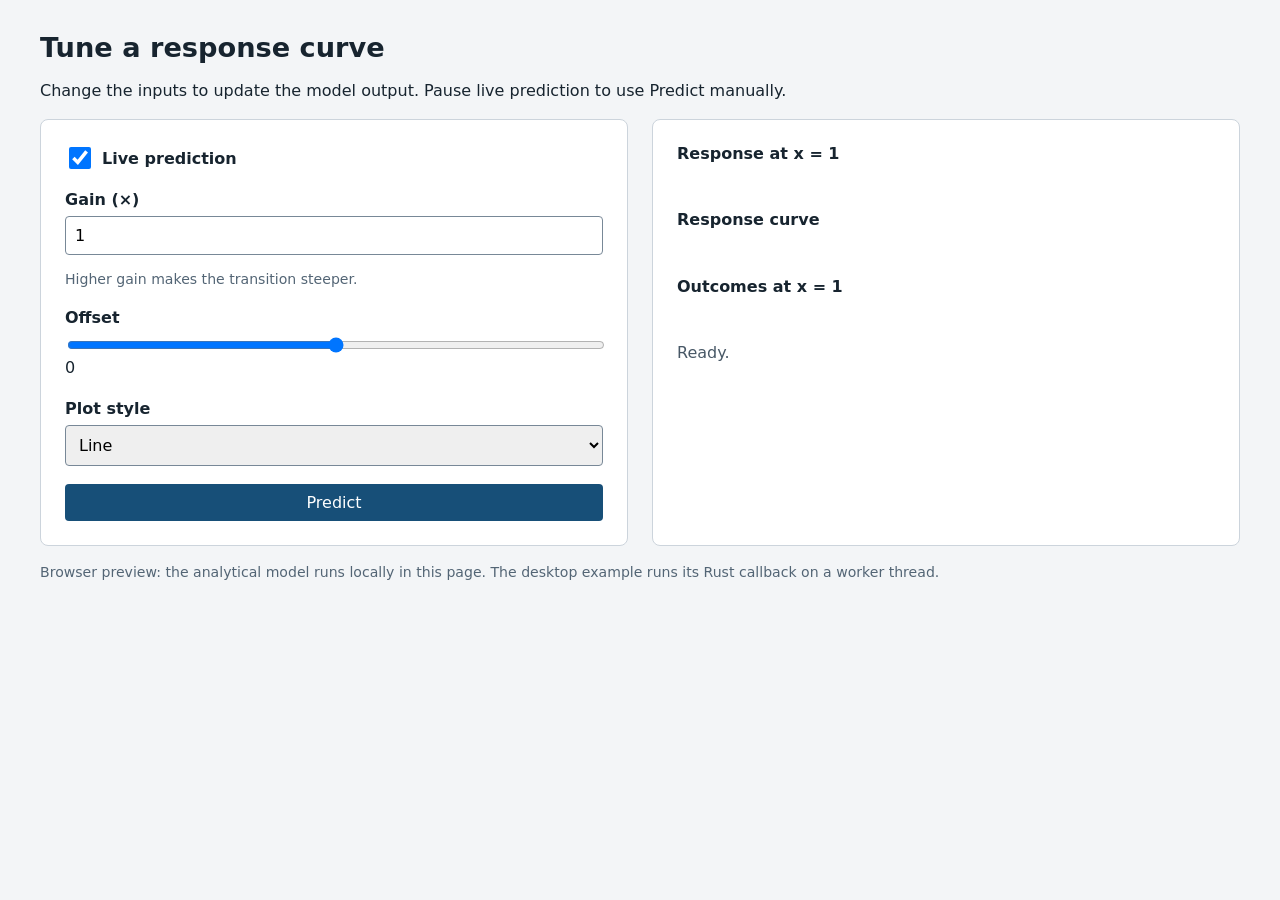
<file: index.html>
<!doctype html>
<html lang="en">
<head>
  <meta charset="utf-8">
  <link rel="icon" href="data:,">
  <meta name="viewport" content="width=device-width, initial-scale=1">
  <meta http-equiv="refresh" content="0; url=live/">
  <title>Tease live preview</title>
</head>
<body>
  <p><a href="live/">Open the interactive Tease preview</a>.</p>
</body>
</html>
</file>
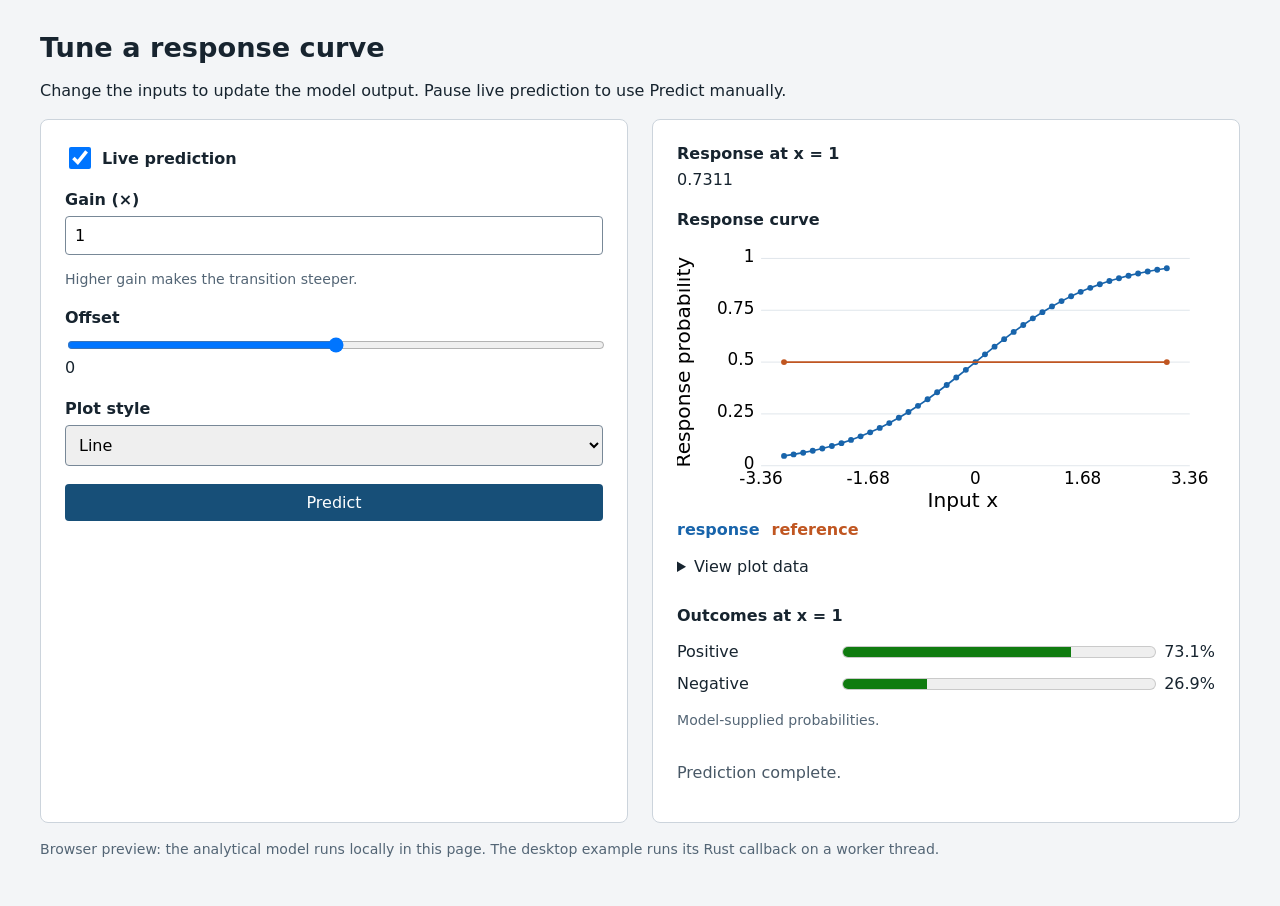
<file: live/index.html>
<!-- Generated from examples/preview.rs using Tease 0.5.2 HTML renderer; model.js runs the example model in the browser, and focus.js limits embedded API previews to the relevant widgets. -->
<!doctype html>
<html lang="en"><head><meta charset="utf-8"><link rel="icon" href="data:,"><meta name="viewport" content="width=device-width, initial-scale=1">
<title>Tune a response curve</title><style>:root { font-family: system-ui, sans-serif; color: #17242f; background: #f3f5f7; }
body { margin: 0; } main { max-width: 1200px; margin: auto; padding: 32px; }
h1 { font-size: 1.7rem; margin: 0 0 12px; } .description { white-space: pre-wrap; line-height: 1.5; }
.panels { display: grid; grid-template-columns: 1fr 1fr; gap: 24px; }
form, section { background: white; border: 1px solid #ccd4dc; border-radius: 8px; padding: 24px; }
.field { margin-bottom: 18px; } label { display: block; font-weight: 600; margin-bottom: 7px; }
input, select, button { box-sizing: border-box; width: 100%; font: inherit; padding: 9px; }
input, select { border: 1px solid #788897; border-radius: 4px; }
input[type=range] { padding: 0; } output { display: block; white-space: pre-wrap; overflow-wrap: anywhere; min-height: 1.4em; }
button { background: #174f78; border: 0; border-radius: 4px; color: white; cursor: pointer; }
button:disabled { opacity: .6; cursor: wait; } :focus-visible { outline: 3px solid #227fbb; outline-offset: 3px; }
.error { color: #a01c28; white-space: pre-wrap; overflow-wrap: anywhere; } .error:empty { display: none; }
[aria-invalid=true] { border-color: #a01c28; } #status { color: #485866; }
@media (max-width: 600px) { .panels { grid-template-columns: 1fr; } main { padding: 16px; } }

textarea { box-sizing: border-box; width: 100%; font: inherit; padding: 9px; resize: vertical; border: 1px solid #788897; border-radius: 4px; }
input[type=checkbox] { width: 22px; height: 22px; }
select[multiple] { min-height: 100px; }
.help { color: #536575; font-size: .88rem; line-height: 1.5; } .help:empty { display: none; }
svg { display: block; width: 100%; height: auto; } .legend { display: inline-block; margin: 6px 12px 6px 0; font-weight: 600; }
.score-row { display: grid; grid-template-columns: minmax(80px,1fr) 2fr auto; align-items: center; gap: 8px; margin: 8px 0; }
meter { width: 100%; height: 24px; } details { margin: 12px 0; overflow: auto; } summary { cursor: pointer; }
table { border-collapse: collapse; width: 100%; font-size: .88rem; } th, td { border-bottom: 1px solid #dbe2e8; text-align: left; padding: 8px; }
#comparison { margin-top: 24px; } #pin { width: auto; } #scenarios { display: grid; grid-template-columns: repeat(auto-fit,minmax(min(100%,360px),1fr)); gap: 16px; }
.scenario { min-width: 0; padding: 16px; background: #f5f8fa; border-radius: 6px; } .scenario button { width: auto; }
h2 { font-size: 1.25rem; } h3 { font-size: 1.1rem; } h4 { margin-bottom: 8px; }

.result-image { display: block; max-width: 100%; max-height: 420px; object-fit: contain; margin: 12px auto; }
.table-scroll { overflow: auto; max-height: 360px; } .table-scroll td { white-space: pre-wrap; overflow-wrap: anywhere; }
.file-preview { margin: 8px 0; } .file-preview .result-image { max-height: 220px; }
.live-control { display: flex; align-items: center; gap: 8px; margin-bottom: 18px; }
</style><link rel="stylesheet" href="focus.css"><script src="focus.js"></script><script src="model.js"></script></head><body><main>
<h1>Tune a response curve</h1><p class="description">Change the inputs to update the model output. Pause live prediction to use Predict manually.</p>
<div class="panels"><form id="tease-form" novalidate><label class="live-control"><input id="live" type="checkbox" checked>Live prediction</label><div class="field"><label for="input-0">Gain (×)</label><input data-input id="input-0" type="number" step="any" value="1" min="0.1" max="5" required aria-describedby="help-0 error-0"><p class="help" id="help-0">Higher gain makes the transition steeper.</p><p class="error" id="error-0"></p></div><div class="field"><label for="input-1">Offset</label><input data-input id="input-1" type="range" min="-3" max="3" step="0.1" value="0" aria-describedby="help-1 error-1"><output class="slider-value" for="input-1">0</output><p class="help" id="help-1"></p><p class="error" id="error-1"></p></div><div class="field"><label for="input-2">Plot style</label><select data-input id="input-2" aria-describedby="help-2 error-2"><option value="0" selected>Line</option><option value="1">Scatter</option><option value="2">Bar</option></select><p class="help" id="help-2"></p><p class="error" id="error-2"></p></div><button id="submit" type="submit">Predict</button></form>
<section id="results" aria-label="Results" aria-live="polite"><div class="field"><label for="output-0">Response at x = 1</label><output data-output id="output-0"></output></div><div class="field"><label for="output-1">Response curve</label><output data-output id="output-1"></output></div><div class="field"><label for="output-2">Outcomes at x = 1</label><output data-output id="output-2"></output></div><p id="status" role="status">Ready.</p></section></div>
<p id="error" class="error" role="alert" tabindex="-1"></p>
<p id="download-status" role="status"></p><p class="help">Browser preview: the analytical model runs locally in this page. The desktop example runs its Rust callback on a worker thread.</p></main><script type="application/json" id="tease-config">{"comparison":false,"inputLabels":["Gain","Offset","Plot style"],"liveDelay":200,"outputs":[{"label":"Response at x = 1","numeric":true},{"label":"Response curve","numeric":false},{"label":"Outcomes at x = 1","numeric":false}],"presets":[]}</script><script>"use strict";
(() => {
    const colors = ["#1864ab", "#c05621", "#2b8a3e", "#7048a5", "#a61e4d", "#087f8c"];
    function node(tag, text, parent) {
        const element = document.createElement(tag);
        if (text !== undefined) element.textContent = text;
        if (parent) parent.append(element);
        return element;
    }
    function svg(tag, attrs, parent, text) {
        const element = document.createElementNS("http://www.w3.org/2000/svg", tag);
        Object.entries(attrs).forEach(([key, value]) => element.setAttribute(key, String(value)));
        if (text !== undefined) element.textContent = text;
        parent.append(element);
        return element;
    }
    function plot(parent, data) {
        const chart = document.createElementNS("http://www.w3.org/2000/svg", "svg");
        chart.setAttribute("viewBox", "0 0 640 330"); chart.setAttribute("role", "img");
        chart.setAttribute("aria-label", `${data.y_label} against ${data.x_label}`); parent.append(chart);
        const points = data.series.flatMap(series => series.points);
        const xs = points.map(p => p[0]), ys = points.map(p => p[1]);
        let xmin = Math.min(...xs), xmax = Math.max(...xs), ymin = Math.min(...ys), ymax = Math.max(...ys);
        if (data.kind === "bar") { ymin = Math.min(0, ymin); ymax = Math.max(0, ymax); }
        const dx = (xmax - xmin) || Math.max(Math.abs(xmin) * 0.1, 1);
        const dy = (ymax - ymin) || Math.max(Math.abs(ymin) * 0.1, 1);
        xmin -= dx * 0.06; xmax += dx * 0.06; ymin -= dy * 0.06; ymax += dy * 0.06;
        const x = n => 100 + (n - xmin) / (xmax - xmin) * 510;
        const y = n => 275 - (n - ymin) / (ymax - ymin) * 250;
        const tickSize = (ymax - ymin) / 4;
        const scale = 10 ** Math.floor(Math.log10(tickSize));
        const step = [1, 2, 2.5, 5, 10].map(n => n * scale)
            .reduce((best, candidate) => Math.abs(candidate - tickSize) < Math.abs(best - tickSize) ? candidate : best);
        const firstTick = Math.ceil(ymin / step) * step;
        for (let b = firstTick; b <= ymax + step * 1e-8; b += step) {
            const tick = Number(b.toPrecision(8));
            svg("line", {x1:100, x2:610, y1:y(tick), y2:y(tick), stroke:"#dbe2e8"}, chart);
            svg("text", {x:92, y:y(tick)+4, "text-anchor":"end", "font-size":20}, chart, String(tick));
        }
        for (let i = 0; i <= 4; i++) {
            const a = xmin + (xmax - xmin) * i / 4;
            svg("text", {x:x(a), y:295, "text-anchor":"middle", "font-size":20}, chart, Number(a.toPrecision(4)).toString());
        }
        svg("text", {x:340, y:322, "text-anchor":"middle", "font-size":24}, chart, data.x_label);
        svg("text", {transform:"translate(16 150) rotate(-90)", "text-anchor":"middle", "font-size":24}, chart, data.y_label);
        const distinct = Math.max(1, new Set(xs).size);
        data.series.forEach((series, si) => {
            const color = colors[si % colors.length];
            if (data.kind === "line") svg("polyline", {points:series.points.map(p => `${x(p[0])},${y(p[1])}`).join(" "), fill:"none", stroke:color, "stroke-width":2}, chart);
            series.points.forEach(p => {
                const label = `${series.name}: ${data.x_label} ${p[0]}, ${data.y_label} ${p[1]}`;
                let mark;
                if (data.kind === "bar") {
                    const width = Math.min(40, 440 / distinct / data.series.length);
                    mark = svg("rect", {x:x(p[0]) + (si - data.series.length / 2) * width, y:Math.min(y(0),y(p[1])), width:width * 0.85, height:Math.max(1,Math.abs(y(0)-y(p[1]))), fill:color}, chart);
                } else mark = svg("circle", {cx:x(p[0]), cy:y(p[1]), r:3.5, fill:color}, chart);
                mark.setAttribute("tabindex", "0"); mark.setAttribute("aria-label", label);
                svg("title", {}, mark, label);
            });
            const legend = node("span", series.name, parent); legend.className = "legend"; legend.style.color = color;
        });
        const details = node("details", undefined, parent); node("summary", "View plot data", details);
        const table = node("table", undefined, details);
        const header = node("tr", undefined, table); ["Series",data.x_label,data.y_label].forEach(v => node("th",v,header));
        data.series.forEach(s => s.points.forEach(p => { const row = node("tr", undefined, table); [s.name,...p].forEach(v => node("td", String(v), row)); }));
    }
    function scores(parent, data) {
        const max = data.probabilities ? 1 : Math.max(...data.scores.map(s => s.score), 1e-100);
        [...data.scores].sort((a,b) => b.score-a.score).forEach(score => {
            const row = node("div", undefined, parent); row.className = "score-row";
            node("span", score.label, row);
            const bar = node("meter", undefined, row); bar.min = 0; bar.max = max; bar.value = score.score; bar.setAttribute("aria-label", score.label);
            node("span", data.probabilities ? `${(100*score.score).toFixed(1)}%` : String(score.score), row);
        });
        node("p", data.probabilities ? "Model-supplied probabilities." : "Model scores; not probabilities.", parent).className = "help";
    }
    function table(parent, data) {
        const wrapper = node("div", undefined, parent); wrapper.className = "table-scroll";
        const grid = node("table", undefined, wrapper);
        const head = node("tr", undefined, node("thead", undefined, grid));
        data.table.columns.forEach(label => node("th", label, head).setAttribute("scope", "col"));
        const body = node("tbody", undefined, grid);
        // A bounded preview; export always contains every row.
        data.table.rows.slice(0,100).forEach(row => { const tr = node("tr", undefined, body); row.forEach(cell => node("td", cell, tr)); });
        node("p", `${data.table.rows.length} rows${data.table.rows.length > 100 ? " (showing first 100)" : ""}`, parent).className = "help";
        if (data.csv !== undefined) {
            const button = node("button", "Export CSV", parent); button.type = "button";
            button.addEventListener("click", () => {
                window.tease.exportCsv(data.csv);
            });
        }
    }
    function render(parent, value) {
        parent.replaceChildren();
        if (typeof value === "string") parent.textContent = value;
        else if (value.kind === "plot") plot(parent, value.plot);
        else if (value.kind === "scores") scores(parent, value);
        else if (value.kind === "image") {
            const img = node("img", undefined, parent); img.className = "result-image";
            img.alt = "Model image"; img.src = `data:${value.image.mime};base64,${value.image.base64}`;
        }
        else if (value.kind === "table") table(parent, value);
    }
    window.teaseView = { render, node };
})();
</script><script>"use strict";
(() => {
    function parseCSV(text) {
        text = text.replace(/^\uFEFF/, "");
        const rows = []; let row = [], cell = "", quoted = false, closed = false;
        function field() { row.push(cell); cell = ""; closed = false; }
        function line() { field(); if (row.length > 1 || row[0] !== "") rows.push(row); row = []; }
        for (let i = 0; i < text.length; i++) {
            const c = text[i];
            if (quoted) {
                if (c === '"' && text[i+1] === '"') { cell += '"'; i++; }
                else if (c === '"') { quoted = false; closed = true; }
                else cell += c;
            } else if (c === ',' ) field();
            else if (c === '\n' || c === '\r') { line(); if (c === '\r' && text[i+1] === '\n') i++; }
            else if (c === '"' && !cell && !closed) quoted = true;
            else { if (closed || c === '"') throw new Error('Invalid CSV quoting.'); cell += c; }
            if (rows.length > 1001 || row.length > 64 || cell.length > 8192) throw new Error('CSV exceeds its row, column, or cell limits.');
        }
        if (quoted) throw new Error('CSV has an unclosed quoted field.');
        if (cell || row.length || closed) line();
        const columns = rows.shift() || [];
        if (!columns.length || columns.length > 64 || columns.some(c => !c.trim()) || new Set(columns).size !== columns.length || rows.some(r => r.length !== columns.length) || rows.length > 1000) throw new Error('CSV needs unique headers and rows of matching width (up to 1,000 rows).');
        return {columns, rows};
    }
    function apply(input, raw, preview, name = 'Preset file', invalidate = true) {
        if (invalidate) input._ticket = (input._ticket || 0) + 1; input._reading = false;
        input._payload = ''; input._fileName = name;
        preview.replaceChildren();
        if (!raw) return;
        let data;
        if (input.dataset.fileKind === 'image') {
            const image = JSON.parse(raw);
            if (!['image/png','image/jpeg'].includes(image.mime)) throw new Error('Select a PNG or JPEG image.');
            data = {kind:'image',image};
        } else { data = {kind:'table',table:parseCSV(raw)}; }
        window.teaseView.render(preview, data);
        window.teaseView.node('p', name, preview).className = 'help';
        input._payload = raw;
    }
    function read(file, kind) {
        if (!file) return Promise.resolve('');
        if (file.size > (kind === 'image' ? 8 : 2) * 1024 * 1024) return Promise.reject(new Error('File exceeds the size limit.'));
        return new Promise((resolve,reject) => {
            const reader = new FileReader();
            reader.onerror = () => reject(new Error('Could not read the selected file.'));
            reader.onload = () => {
                try {
                    if (kind === 'table') resolve(String(reader.result));
                    else {
                        const base64 = String(reader.result).split(',')[1] || '';
                        const mime = base64.startsWith('iVBORw0KGgo') ? 'image/png' : base64.startsWith('/9j/') ? 'image/jpeg' : '';
                        if (!mime) throw new Error('Select a PNG or JPEG image.');
                        resolve(JSON.stringify({mime,base64}));
                    }
                } catch (error) { reject(error); }
            };
            if (kind === 'image') reader.readAsDataURL(file); else reader.readAsText(file,'UTF-8');
        });
    }
    window.teaseFiles = {apply,read,parseCSV};
})();
</script><script>"use strict";
(() => {
    const form = document.getElementById("tease-form");
    const inputs = Array.from(document.querySelectorAll("[data-input]"));
    const outputs = Array.from(document.querySelectorAll("[data-output]"));
    const button = document.getElementById("submit");
    const status = document.getElementById("status");
    const error = document.getElementById("error");
    const config = JSON.parse(document.getElementById("tease-config")?.textContent || "{}");
    const preset = document.getElementById("preset");
    const pin = document.getElementById("pin");
    const scenarios = document.getElementById("scenarios");
    const pinned = [];
    let current = null, submitted = null;
    const render = (output, value) => window.teaseView ? window.teaseView.render(output, value) : output.textContent = value;
    const read = input => input.type === "file" ? input._payload || "" : input.type === "checkbox" ? String(input.checked) : input.multiple ? JSON.stringify(Array.from(input.selectedOptions, option => Number(option.value))) : input.value;
    function describe(input) {
        if (input.type === "file") return input._fileName || "No file selected";
        if (input.multiple) return Array.from(input.selectedOptions, option => option.textContent).join(", ") || "None";
        if (input.tagName === "SELECT") return input.selectedOptions[0]?.textContent || "";
        return read(input);
    }
    function compare() {
        if (!scenarios) return;
        scenarios.replaceChildren();
        const node = window.teaseView.node;
        const all = pinned.map((snapshot, index) => ({snapshot, index}));
        if (current && pinned.length) all.push({snapshot:current, index:null});
        all.forEach(({snapshot,index}) => {
            const card = node("article", undefined, scenarios); card.className = "scenario";
            node("h3", index === null ? "Current result" : `Pinned ${index + 1}`, card);
            const details = node("details", undefined, card); node("summary", snapshot.name || "Inputs", details);
            snapshot.inputs.forEach((value,i) => node("p", `${config.inputLabels[i]}: ${value}`, details));
            snapshot.values.forEach((value,i) => {
                node("h4", config.outputs[i].label, card);
                render(node("div", undefined, card), value);
                if (config.outputs[i].numeric && pinned.length) {
                    const delta = Number(value) - Number(pinned[0].values[i]);
                    node("p", `Difference: ${delta >= 0 ? "+" : ""}${Number(delta.toPrecision(6))}`, card).className = "help";
                }
            });
            if (index !== null) {
                const remove = node("button", "Remove", card); remove.type = "button";
                remove.addEventListener("click", () => { pinned.splice(index,1); compare(); if (pin) pin.disabled = !current || pinned.length >= 3; });
            }
        });
    }
    if (pin) pin.addEventListener("click", () => {
        if (!current || pinned.length >= 3) return;
        pinned.push(JSON.parse(JSON.stringify(current))); pin.disabled = pinned.length >= 3; compare();
    });
    if (preset) preset.addEventListener("change", () => {
        const scenario = config.presets[Number(preset.value)];
        if (preset.value === "" || !scenario) return;
        scenario.inputs.forEach((value,i) => {
            const input = inputs[i];
            if (input.type === "file") { input.value = ""; window.teaseFiles.apply(input,value,document.getElementById(`preview-${i}`)); }
            else if (input.type === "checkbox") input.checked = value === "true";
            else if (input.multiple) { const selected = JSON.parse(value); Array.from(input.options).forEach(option => option.selected = selected.includes(Number(option.value))); }
            else input.value = value;
            if (input.type === "range") input.nextElementSibling.textContent = input.value;
        });
        clearErrors(); status.textContent = `Loaded ${scenario.name}. Select Predict to run.`;
        enable(initialized && !unavailable && activeRequest === null, activeRequest !== null);
        changed();
    });
    const live = document.getElementById("live");
    let initialized = false, unavailable = false;
    let activeRequest = null, nextRequest = 0;
    let revision = 0, pending = null, timer = null;
    const isLive = () => Boolean(live?.checked);
    const filesReady = () => !inputs.some(input => input._reading || (input.type === "file" && !input._payload));
    function cancelPending() {
        if (timer !== null) clearTimeout(timer);
        timer = null; pending = null;
    }
    function enable(enabled, busy = false) {
        button.disabled = !enabled || inputs.some(input => input._reading);
        const editable = enabled || (isLive() && initialized && !unavailable);
        inputs.forEach(input => { input.disabled = !editable; });
        if (preset) preset.disabled = !editable;
        if (live) live.disabled = !initialized || unavailable;
        form.setAttribute("aria-busy", String(busy && !editable));
        document.getElementById("results")?.setAttribute("aria-busy", String(busy));
    }
    function clearErrors() {
        error.textContent = "";
        inputs.forEach((input,index) => {
            input.removeAttribute("aria-invalid"); document.getElementById(`error-${index}`).textContent = "";
        });
    }
    function snapshot() {
        return { raw: inputs.map(read), inputs: inputs.map(describe), revision,
            name: preset && preset.value !== "" ? config.presets[Number(preset.value)].name : "Inputs" };
    }
    function schedule() {
        if (!isLive() || !initialized || unavailable || !filesReady() || inputs.some(input => input._composing)) return;
        if (timer !== null) clearTimeout(timer);
        timer = setTimeout(() => {
            timer = null;
            if (!isLive() || unavailable || !filesReady()) return;
            const job = snapshot();
            if (activeRequest !== null) { pending = job; status.textContent = "Waiting to run the latest inputs…"; }
            else send(job);
        }, config.liveDelay);
    }
    function changed() {
        revision++;
        cancelPending();
        schedule();
    }
    function ready(message) {
        if (initialized) return;
        initialized = true; unavailable = Boolean(message);
        enable(!message);
        status.textContent = message ? "Model unavailable." : "Ready.";
        if (message) error.textContent = message;
        else schedule();
    }
    function send(job) {
        if (activeRequest !== null || unavailable || !initialized || inputs.some(input => input._reading)) return;
        clearErrors(); outputs.forEach(output => { output.textContent = ""; });
        submitted = {inputs:job.inputs, name:job.name, revision:job.revision};
        current = null; if (pin) pin.disabled = true; compare();
        activeRequest = ++nextRequest;
        enable(false,true); status.textContent = "Computing…";
        try { window.ipc.postMessage(JSON.stringify({request_id:activeRequest, inputs:job.raw})); }
        catch (_) { receive({request_id:activeRequest,kind:"error",field:null,message:"Could not submit the prediction. Please try again."}); }
    }
    function flush() {
        if (!pending || !isLive() || unavailable || !filesReady()) return;
        const job = pending; pending = null;
        if (job.revision === revision) send(job);
    }
    function receive(response) {
        if (response.request_id !== activeRequest) return;
        if (activeRequest === null && response.request_id !== null) return;
        activeRequest = null; unavailable = Boolean(response.fatal);
        if (unavailable) cancelPending();
        enable(!unavailable);
        // Matching a request ID is insufficient: controls can change while it runs.
        if (!unavailable && live && submitted && submitted.revision !== revision) {
            status.textContent = inputs.some(input => input._reading) ? "Reading file…" : !filesReady() ? "Select a valid file to continue." : isLive() ? "Updating to the latest inputs…" : "Inputs changed. Select Predict to run.";
            flush(); return;
        }
        clearErrors();
        if (response.kind === "success") {
            outputs.forEach((output,index) => render(output,response.values[index]));
            current = {...submitted, values:response.values};
            if (pin) pin.disabled = pinned.length >= 3;
            compare(); status.textContent = "Prediction complete.";
        } else {
            outputs.forEach(output => { output.textContent = ""; });
            status.textContent = unavailable ? "Model unavailable." : "Prediction not completed.";
            error.textContent = response.message;
            if (!unavailable && Number.isInteger(response.field) && inputs[response.field]) {
                const input = inputs[response.field]; input.setAttribute("aria-invalid","true");
                document.getElementById(`error-${response.field}`).textContent = response.message;
                if (!isLive()) input.focus();
            } else if (unavailable || !isLive()) error.focus();
        }
        flush();
    }
    let exporting = false;
    function downloadFinished(message) {
        exporting = false;
        const notice = document.getElementById("download-status"); if (notice) notice.textContent = message;
    }
    window.tease = {ready,receive,downloadFinished,exportCsv(csv) {
        if (exporting) return;
        exporting = true;
        try { window.ipc.postMessage(JSON.stringify({export_csv:csv})); }
        catch (_) { downloadFinished("Could not request CSV export. Please try again."); }
    }};
    if (live) live.addEventListener("change", () => {
        cancelPending();
        enable(initialized && !unavailable && activeRequest === null, activeRequest !== null);
        if (isLive()) schedule();
        else if (activeRequest === null) status.textContent = "Live prediction paused. Select Predict to run.";
    });
    inputs.forEach((input,index) => {
        if (input.type === "file") input.addEventListener("change", async () => {
            changed();
            const ticket = input._ticket = (input._ticket || 0) + 1;
            input._payload = ""; input._reading = true; button.disabled = true;
            const file = input.files[0], preview = document.getElementById(`preview-${index}`); preview.replaceChildren();
            try {
                const raw = await window.teaseFiles.read(file,input.dataset.fileKind);
                if (input._ticket !== ticket) return;
                window.teaseFiles.apply(input,raw,preview,file?.name || "No file selected",false);
                clearErrors(); status.textContent = raw ? "File loaded. Select Predict to run." : "Select a file.";
            } catch (failure) {
                if (input._ticket !== ticket) return;
                input._payload = ""; input._reading = false;
                error.textContent = failure.message; status.textContent = "File not loaded.";
            }
            enable(initialized && !unavailable && activeRequest === null, activeRequest !== null);
            changed();
        });
        input.addEventListener("compositionstart", () => {input._composing = true; revision++; cancelPending();});
        input.addEventListener("compositionend", () => {input._composing = false; changed();});
        input.addEventListener("input", () => {
            if (input.type === "range") input.nextElementSibling.textContent = input.value;
            if (preset) preset.value = "";
            if (input.type !== "file") changed();
        });
        input.addEventListener("change", () => { if (preset) preset.value = ""; if (input.type !== "file") changed(); });
    });
    form.addEventListener("submit", event => {
        event.preventDefault();
        if (!initialized || unavailable || button.disabled || activeRequest !== null) return;
        cancelPending(); send(snapshot());
    });
    enable(false,true); status.textContent = "Preparing model…";
    try { window.ipc.postMessage("ready"); }
    catch (_) { ready("Could not connect to the model. Restart the demo."); }
})();
</script></body></html>
</file>
<file: live/focus.css>
/* Compact views of the same Tease-rendered example for its API docs. */
html[data-preview] { background: white; }
html[data-preview] main { max-width: 680px; padding: 8px; }
html[data-preview] .panels { display: block; }
html[data-preview] form, html[data-preview] section {
    padding: 0;
    border: 0;
    background: none;
}
html[data-preview] form { margin-bottom: 8px; }
html[data-preview] .field { margin: 0; }
html[data-preview] [hidden] { display: none !important; }
html[data-preview="slider"] #output-0 { font-size: 1.5rem; font-weight: 600; }
html[data-preview="dropdown"] svg { max-width: 460px; }
html[data-preview="dropdown"] details { margin: 8px 0; }
html[data-preview="probabilities"] .score-row { grid-template-columns: minmax(75px, 1fr) 2fr auto; }

html[data-preview="hero"] { background: #f5f9fc; }
html[data-preview="hero"] main { max-width: 820px; padding: 18px; }
html[data-preview="hero"] .panels {
    display: grid;
    grid-template-columns: minmax(170px, 0.8fr) minmax(0, 1.7fr);
    gap: 18px;
}
html[data-preview="hero"] form,
html[data-preview="hero"] section {
    padding: 18px;
    border: 1px solid #d1e0e9;
    border-radius: 10px;
}
html[data-preview="hero"] form { background: #eaf4fa; }
html[data-preview="hero"] section { background: white; }
html[data-preview="hero"] .field { margin-bottom: 14px; }
html[data-preview="hero"] #output-0 {
    color: #145f94;
    font-size: 1.6rem;
    font-weight: 700;
}
html[data-preview="hero"] svg { max-width: 480px; }
html[data-preview="hero"] details { margin: 4px 0; }
@media (max-width: 600px) {
    html[data-preview="hero"] main { padding: 10px; }
    html[data-preview="hero"] .panels { grid-template-columns: 1fr; gap: 10px; }
    html[data-preview="hero"] form,
    html[data-preview="hero"] section { padding: 12px; }
    html[data-preview="hero"] form .field { margin-bottom: 10px; }
    html[data-preview="hero"] section .field { margin-bottom: 8px; }
}
</file>
